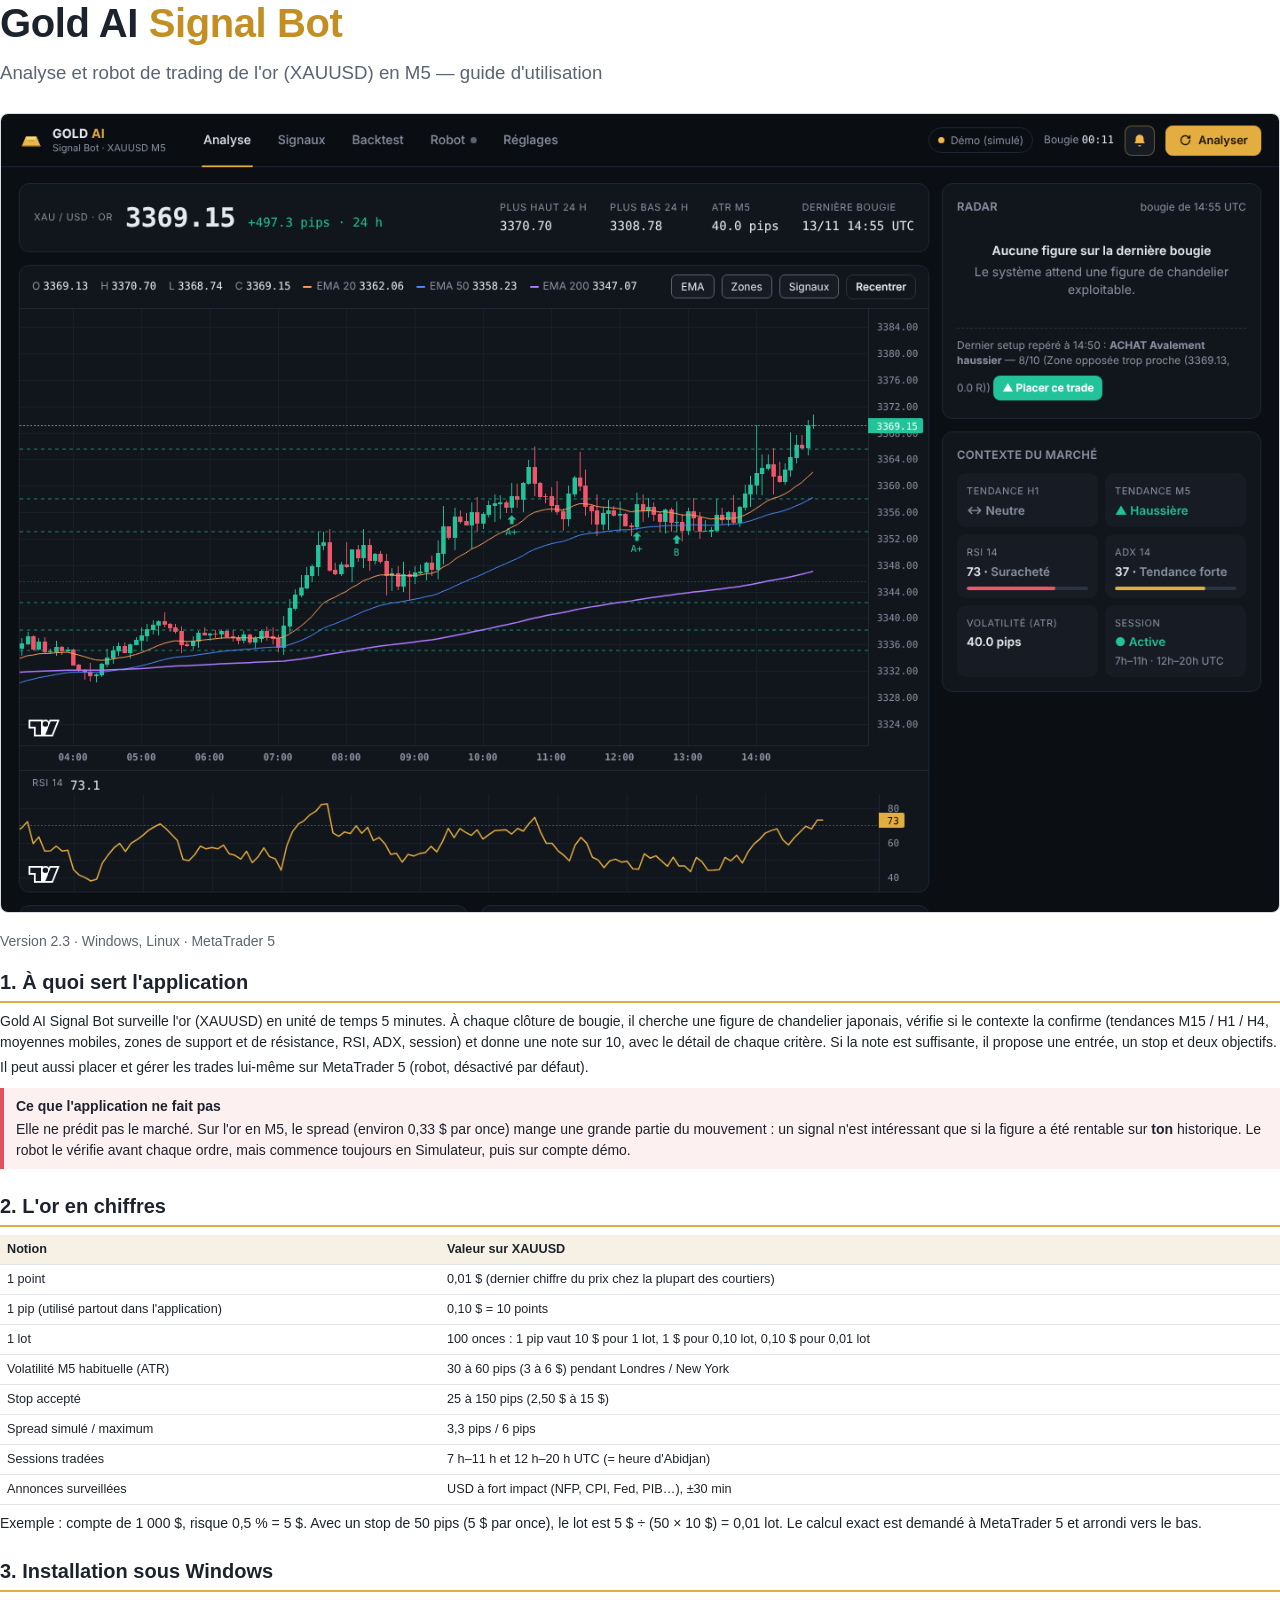
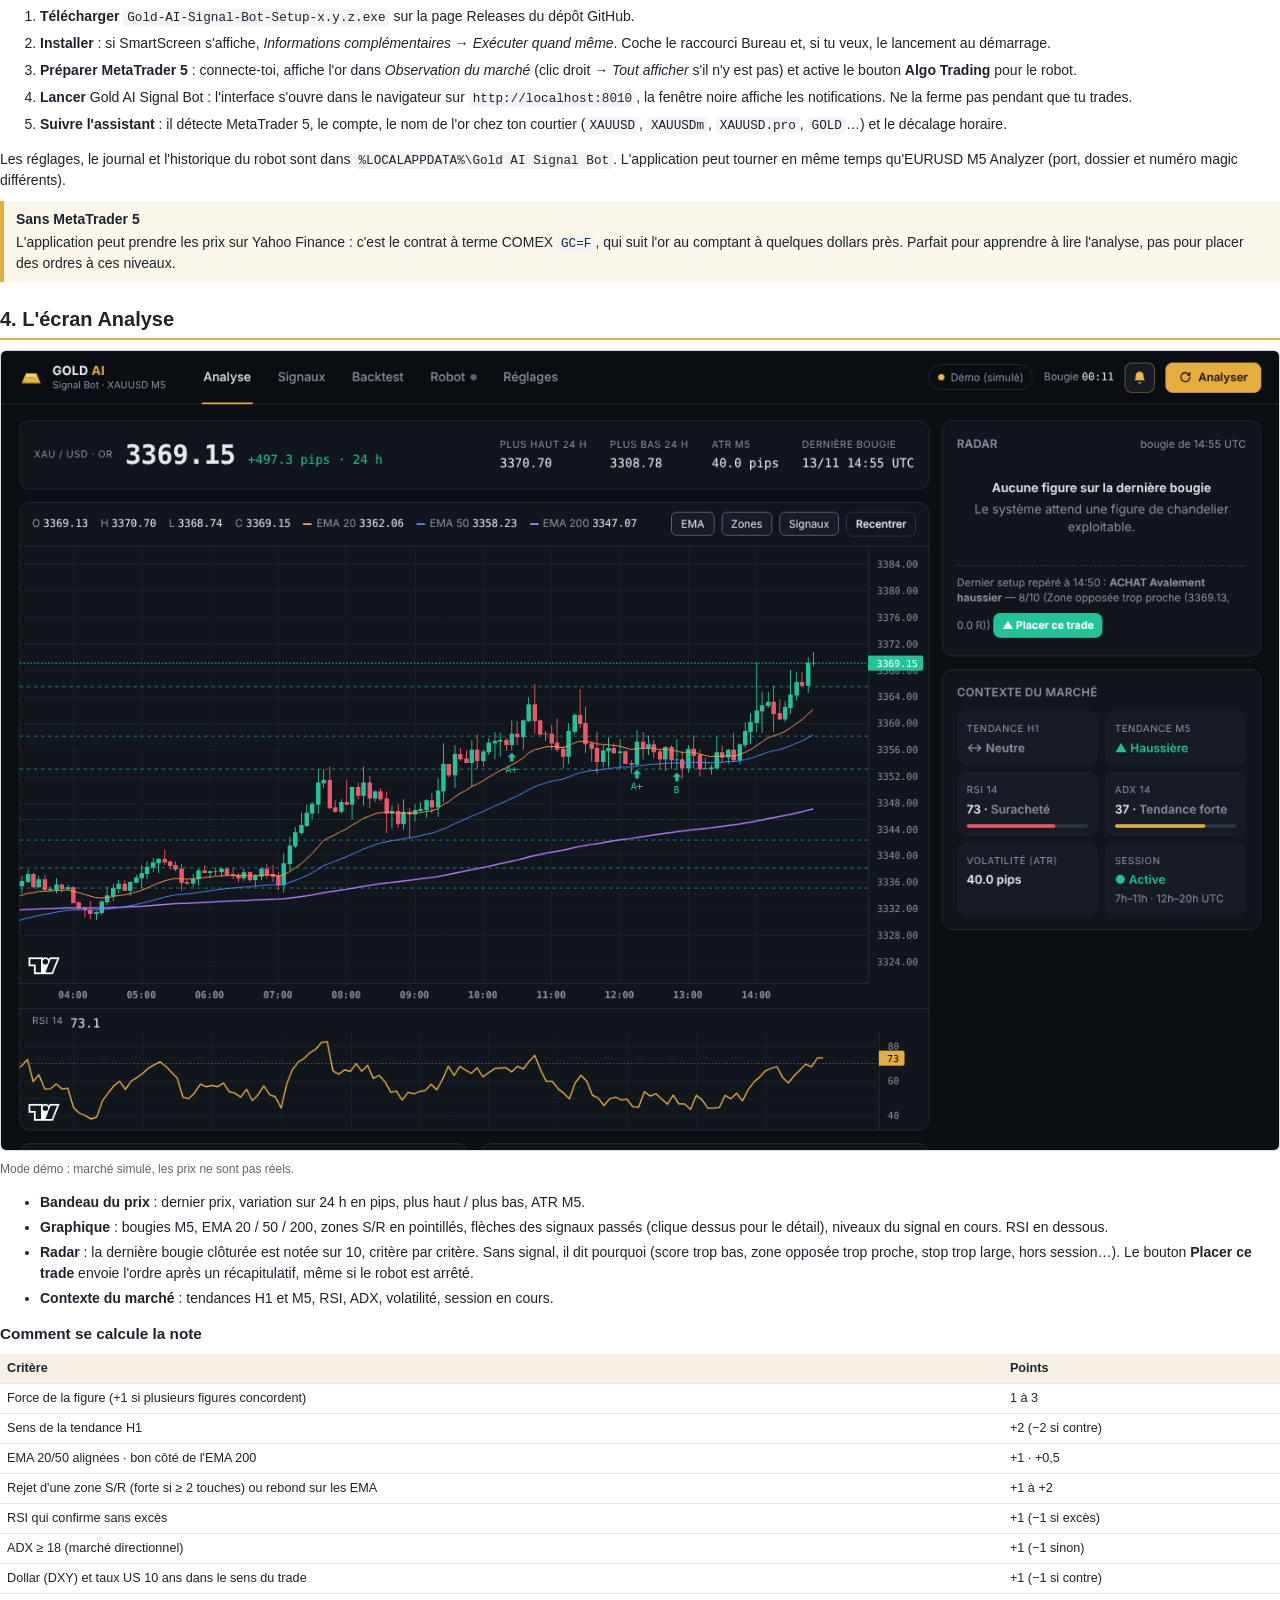
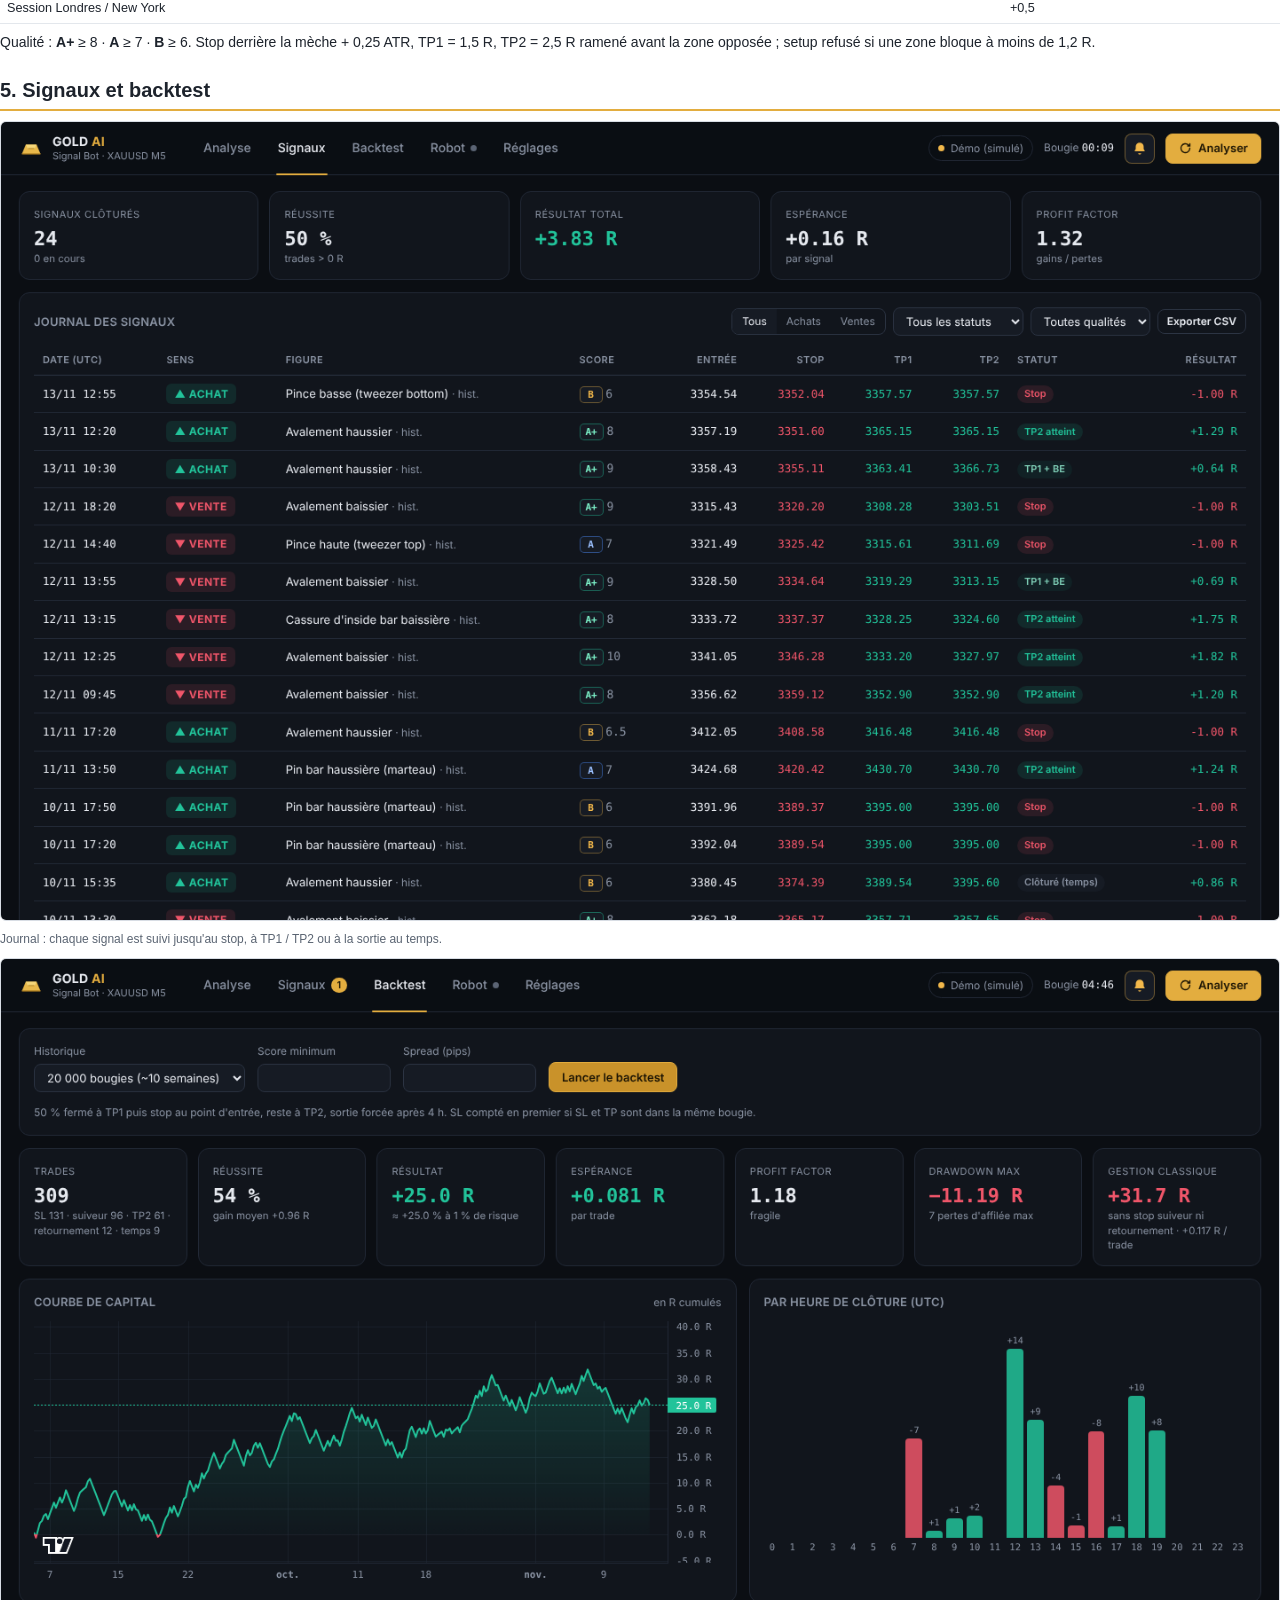
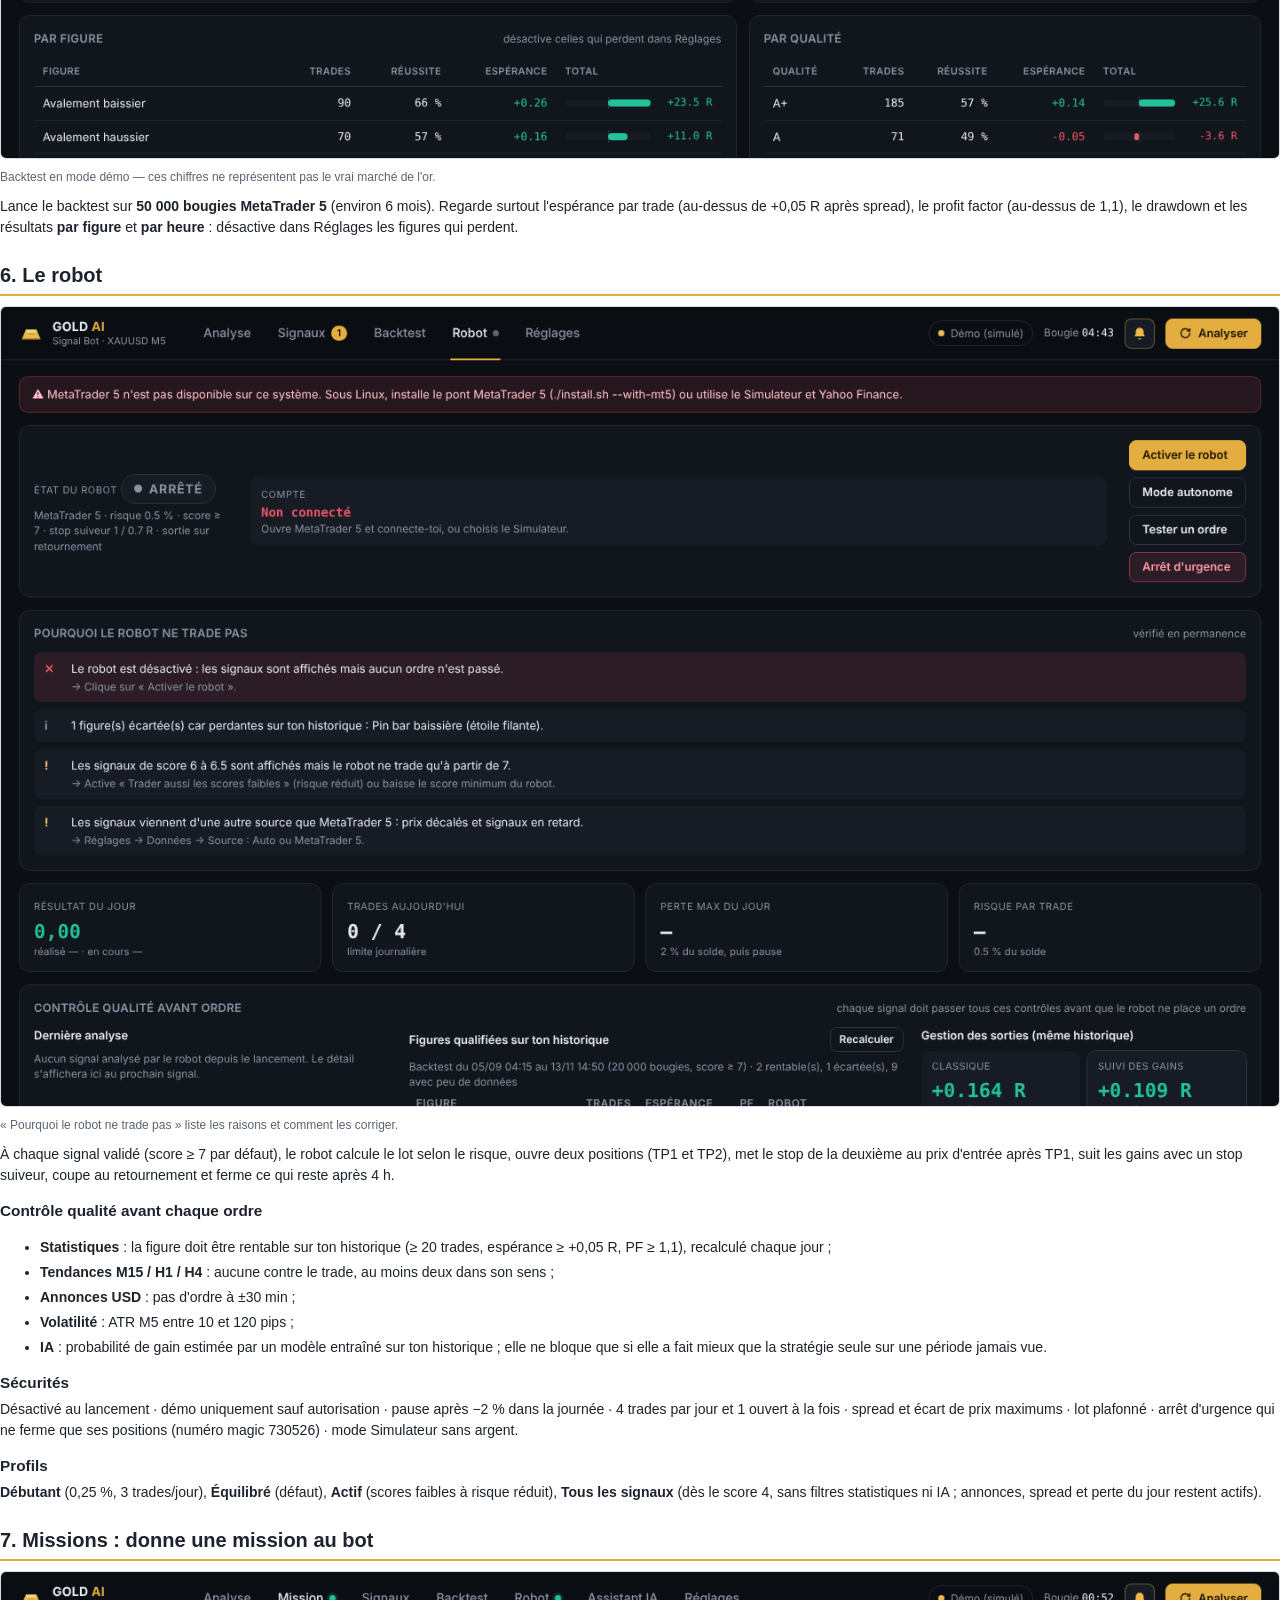
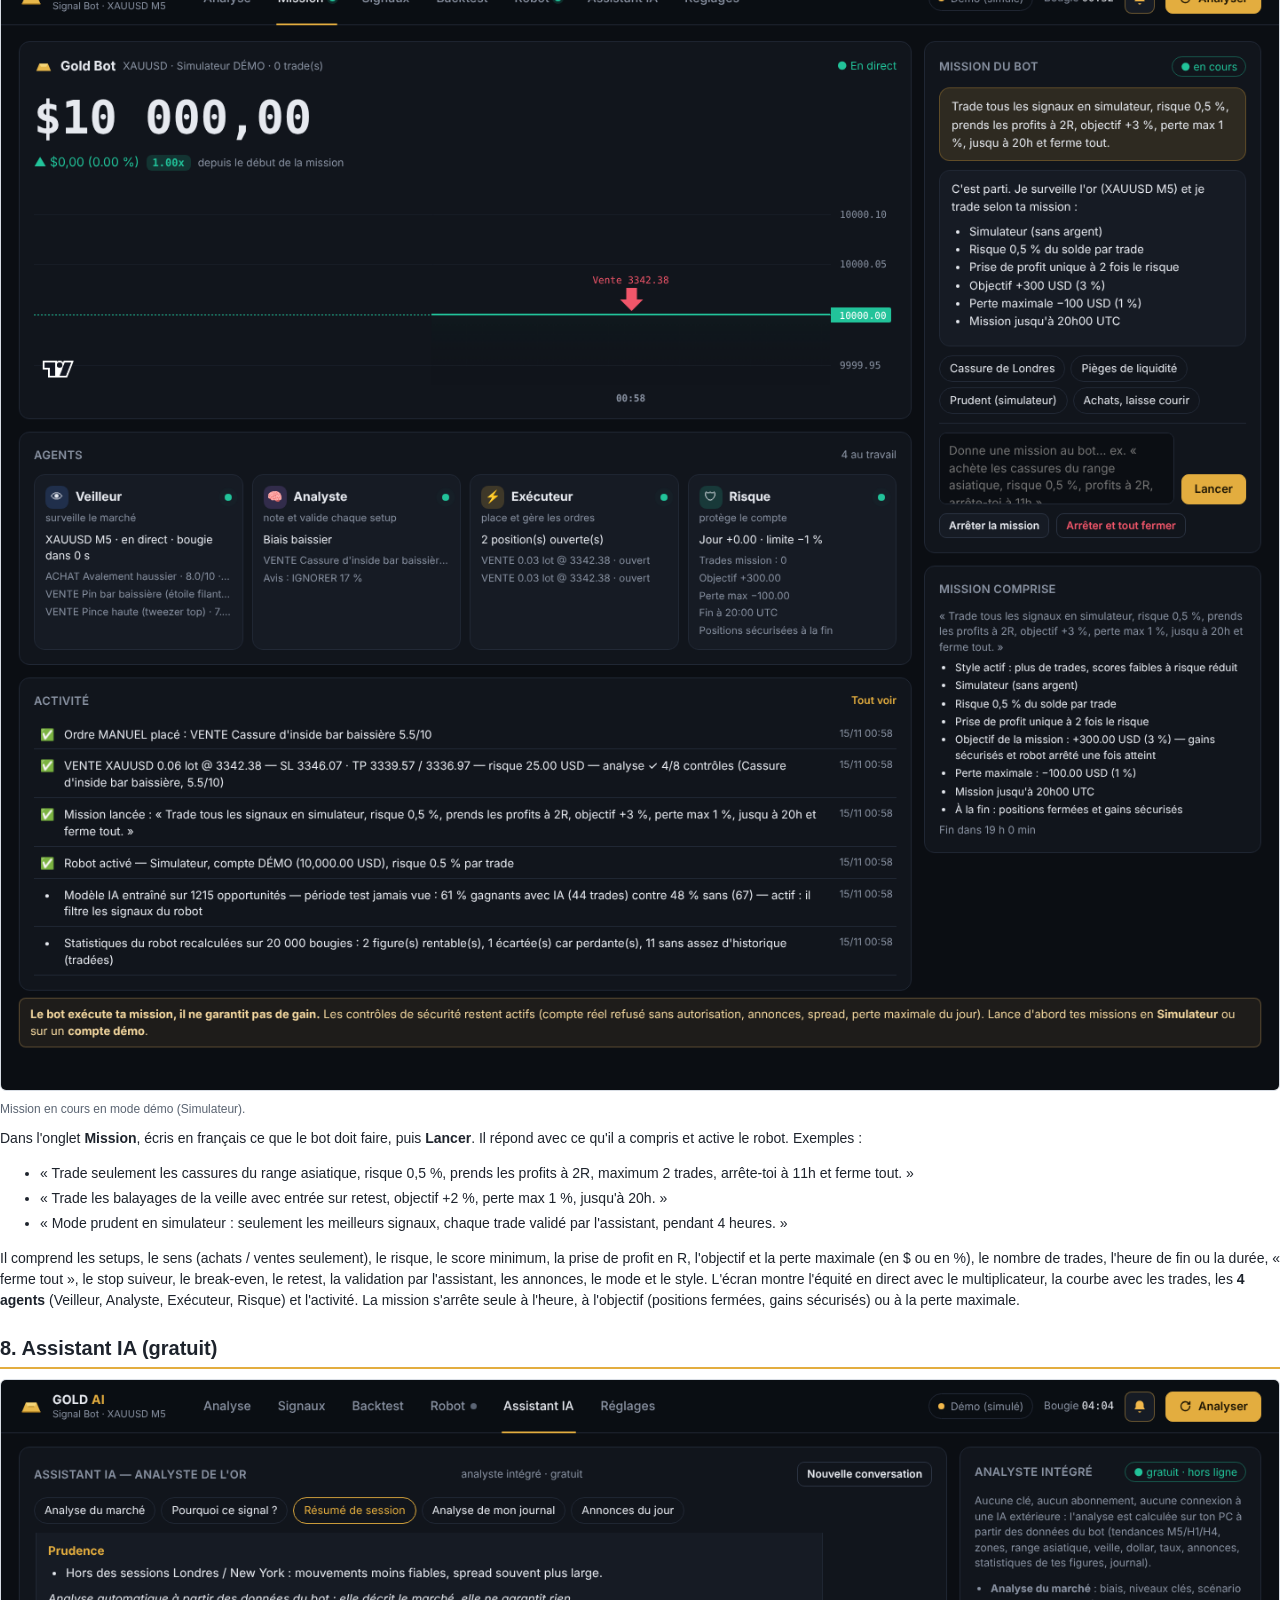
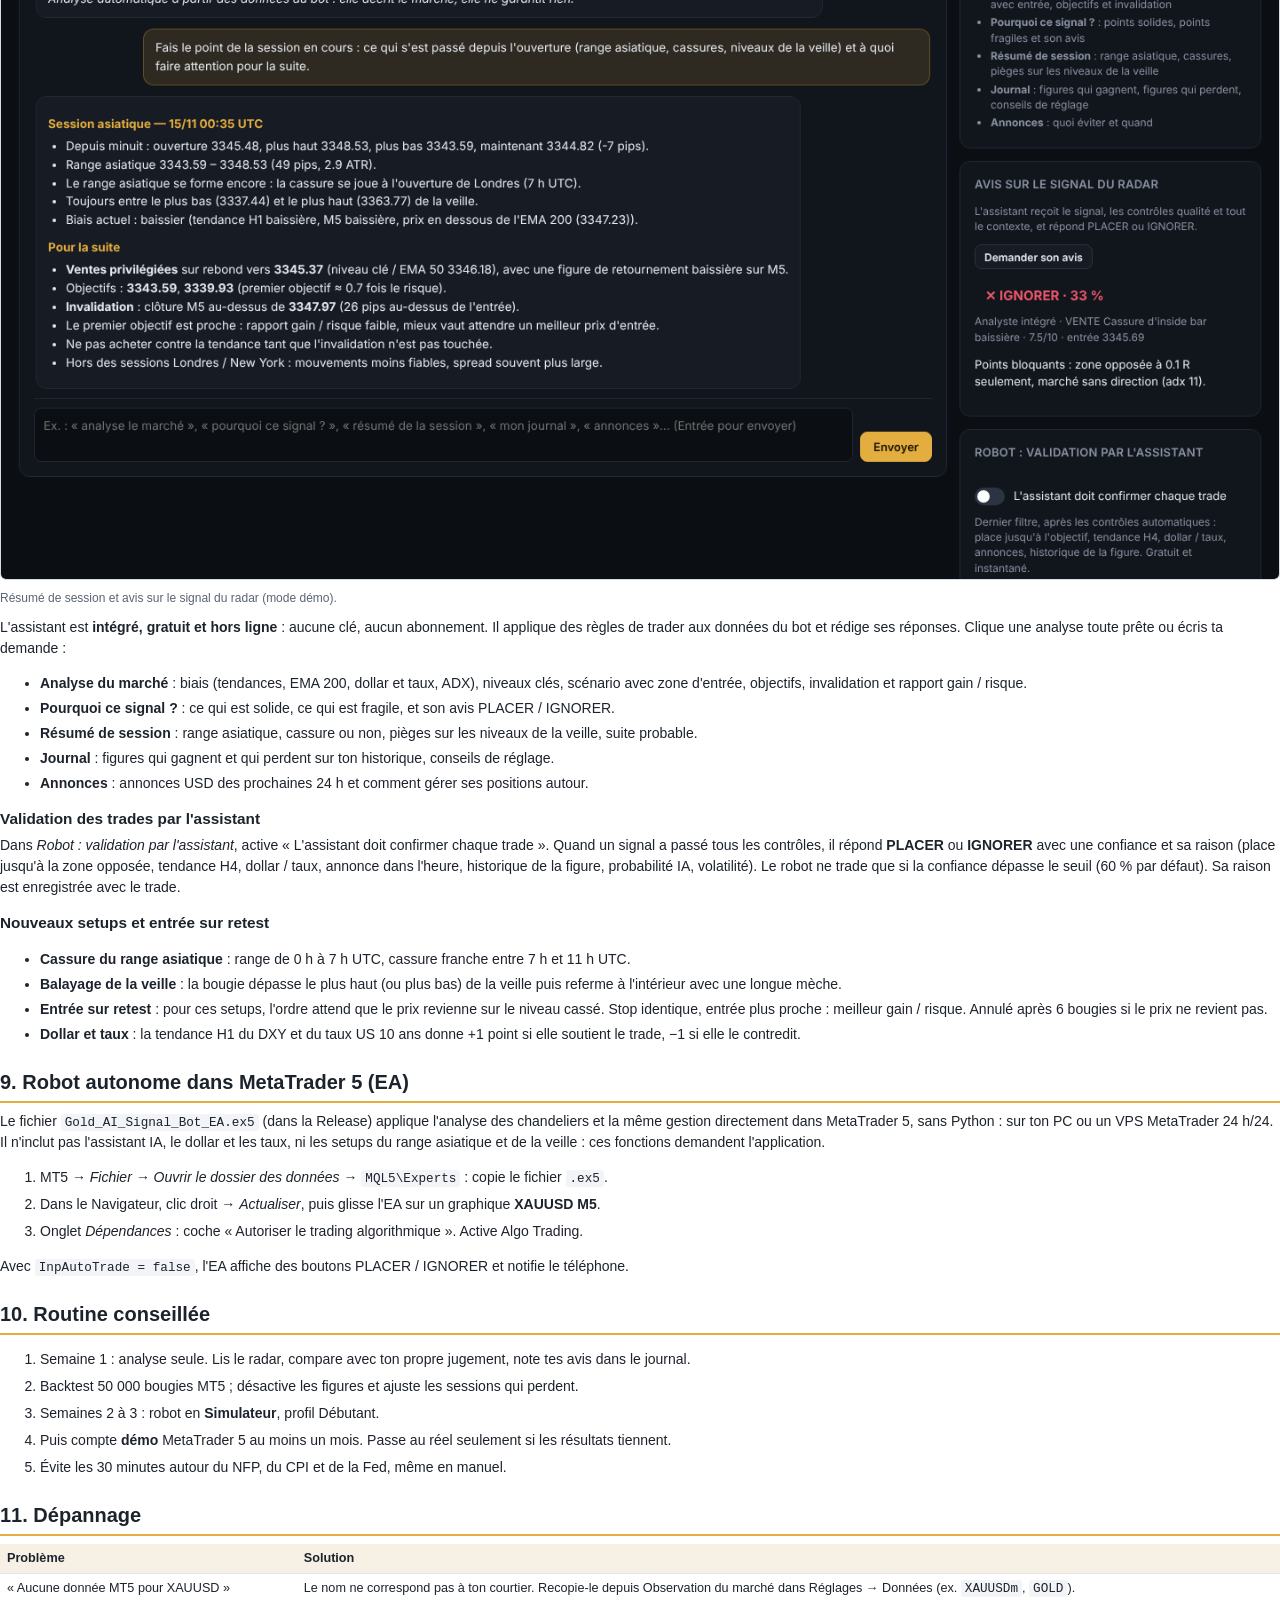
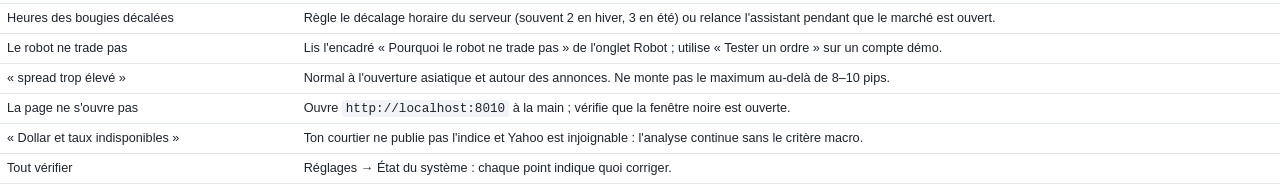
<file: docs/guide/guide.html>
<!doctype html>
<html lang="fr">
<head>
<meta charset="utf-8">
<title>Guide — Gold AI Signal Bot</title>
<style>
  @page { size: A4; margin: 16mm 15mm; }
  * { box-sizing: border-box; }
  body { font: 10.5pt/1.5 "Inter", "Segoe UI", Arial, sans-serif; color: #1d232c; margin: 0; }
  h1 { font-size: 30pt; margin: 0 0 6px; letter-spacing: -.01em; }
  h1 span { color: #c48f22; }
  h2 { font-size: 15pt; margin: 22px 0 8px; padding-bottom: 4px; border-bottom: 2px solid #e3ad3f; page-break-after: avoid; }
  h3 { font-size: 11.5pt; margin: 14px 0 4px; page-break-after: avoid; }
  p, li { margin: 4px 0; }
  .cover { height: 250mm; display: flex; flex-direction: column; justify-content: center; page-break-after: always; }
  .cover .sub { font-size: 14pt; color: #5a6472; margin-bottom: 26px; }
  .cover img { width: 100%; border-radius: 8px; border: 1px solid #d8dde4; }
  .cover .v { margin-top: 18px; color: #5a6472; }
  figure { margin: 10px 0; page-break-inside: avoid; }
  figure img { width: 100%; border-radius: 6px; border: 1px solid #d8dde4; }
  figcaption { font-size: 9pt; color: #5a6472; margin-top: 3px; }
  table { width: 100%; border-collapse: collapse; margin: 8px 0; font-size: 9.5pt; page-break-inside: avoid; }
  th, td { text-align: left; padding: 5px 7px; border-bottom: 1px solid #e3e7ec; vertical-align: top; }
  th { background: #f6f1e4; }
  code { font: 9.5pt "JetBrains Mono", Consolas, monospace; background: #f2f4f7; padding: 1px 4px; border-radius: 3px; }
  .box { border-left: 4px solid #e3ad3f; background: #fbf6ea; padding: 8px 12px; margin: 10px 0; page-break-inside: avoid; }
  .warn { border-color: #e0525f; background: #fdf0f1; }
  .t { display: block; font-weight: 700; margin-bottom: 2px; }
  ol.steps li { margin: 6px 0; }
  .page { page-break-before: always; }
</style>
</head>
<body>

<section class="cover">
  <h1>Gold AI <span>Signal Bot</span></h1>
  <div class="sub">Analyse et robot de trading de l'or (XAUUSD) en M5 — guide d'utilisation</div>
  <img src="../analyse.png" alt="">
  <div class="v">Version 2.3 · Windows, Linux · MetaTrader 5</div>
</section>

<h2>1. À quoi sert l'application</h2>
<p>Gold AI Signal Bot surveille l'or (XAUUSD) en unité de temps 5 minutes. À chaque clôture de bougie,
il cherche une figure de chandelier japonais, vérifie si le contexte la confirme (tendances M15 / H1 / H4,
moyennes mobiles, zones de support et de résistance, RSI, ADX, session) et donne une note sur 10, avec le
détail de chaque critère. Si la note est suffisante, il propose une entrée, un stop et deux objectifs.</p>
<p>Il peut aussi placer et gérer les trades lui-même sur MetaTrader 5 (robot, désactivé par défaut).</p>
<div class="box warn"><span class="t">Ce que l'application ne fait pas</span>Elle ne prédit pas le marché.
Sur l'or en M5, le spread (environ 0,33 $ par once) mange une grande partie du mouvement : un signal
n'est intéressant que si la figure a été rentable sur <b>ton</b> historique. Le robot le vérifie avant chaque
ordre, mais commence toujours en Simulateur, puis sur compte démo.</div>

<h2>2. L'or en chiffres</h2>
<table>
  <tr><th>Notion</th><th>Valeur sur XAUUSD</th></tr>
  <tr><td>1 point</td><td>0,01 $ (dernier chiffre du prix chez la plupart des courtiers)</td></tr>
  <tr><td>1 pip (utilisé partout dans l'application)</td><td>0,10 $ = 10 points</td></tr>
  <tr><td>1 lot</td><td>100 onces : 1 pip vaut 10 $ pour 1 lot, 1 $ pour 0,10 lot, 0,10 $ pour 0,01 lot</td></tr>
  <tr><td>Volatilité M5 habituelle (ATR)</td><td>30 à 60 pips (3 à 6 $) pendant Londres / New York</td></tr>
  <tr><td>Stop accepté</td><td>25 à 150 pips (2,50 $ à 15 $)</td></tr>
  <tr><td>Spread simulé / maximum</td><td>3,3 pips / 6 pips</td></tr>
  <tr><td>Sessions tradées</td><td>7 h–11 h et 12 h–20 h UTC (= heure d'Abidjan)</td></tr>
  <tr><td>Annonces surveillées</td><td>USD à fort impact (NFP, CPI, Fed, PIB…), ±30 min</td></tr>
</table>
<p>Exemple : compte de 1 000 $, risque 0,5 % = 5 $. Avec un stop de 50 pips (5 $ par once), le lot est
5 $ ÷ (50 × 10 $) = 0,01 lot. Le calcul exact est demandé à MetaTrader 5 et arrondi vers le bas.</p>

<h2>3. Installation sous Windows</h2>
<ol class="steps">
  <li><b>Télécharger</b> <code>Gold-AI-Signal-Bot-Setup-x.y.z.exe</code> sur la page Releases du dépôt GitHub.</li>
  <li><b>Installer</b> : si SmartScreen s'affiche, <i>Informations complémentaires</i> → <i>Exécuter quand même</i>.
      Coche le raccourci Bureau et, si tu veux, le lancement au démarrage.</li>
  <li><b>Préparer MetaTrader 5</b> : connecte-toi, affiche l'or dans <i>Observation du marché</i>
      (clic droit → <i>Tout afficher</i> s'il n'y est pas) et active le bouton <b>Algo Trading</b> pour le robot.</li>
  <li><b>Lancer</b> Gold AI Signal Bot : l'interface s'ouvre dans le navigateur sur <code>http://localhost:8010</code>,
      la fenêtre noire affiche les notifications. Ne la ferme pas pendant que tu trades.</li>
  <li><b>Suivre l'assistant</b> : il détecte MetaTrader 5, le compte, le nom de l'or chez ton courtier
      (<code>XAUUSD</code>, <code>XAUUSDm</code>, <code>XAUUSD.pro</code>, <code>GOLD</code>…) et le décalage horaire.</li>
</ol>
<p>Les réglages, le journal et l'historique du robot sont dans <code>%LOCALAPPDATA%\Gold AI Signal Bot</code>.
L'application peut tourner en même temps qu'EURUSD M5 Analyzer (port, dossier et numéro magic différents).</p>
<div class="box"><span class="t">Sans MetaTrader 5</span>L'application peut prendre les prix sur Yahoo Finance :
c'est le contrat à terme COMEX <code>GC=F</code>, qui suit l'or au comptant à quelques dollars près. Parfait pour
apprendre à lire l'analyse, pas pour placer des ordres à ces niveaux.</div>

<h2>4. L'écran Analyse</h2>
<figure><img src="../analyse.png" alt=""><figcaption>Mode démo : marché simulé, les prix ne sont pas réels.</figcaption></figure>
<ul>
  <li><b>Bandeau du prix</b> : dernier prix, variation sur 24 h en pips, plus haut / plus bas, ATR M5.</li>
  <li><b>Graphique</b> : bougies M5, EMA 20 / 50 / 200, zones S/R en pointillés, flèches des signaux passés
      (clique dessus pour le détail), niveaux du signal en cours. RSI en dessous.</li>
  <li><b>Radar</b> : la dernière bougie clôturée est notée sur 10, critère par critère. Sans signal, il dit pourquoi
      (score trop bas, zone opposée trop proche, stop trop large, hors session…). Le bouton
      <b>Placer ce trade</b> envoie l'ordre après un récapitulatif, même si le robot est arrêté.</li>
  <li><b>Contexte du marché</b> : tendances H1 et M5, RSI, ADX, volatilité, session en cours.</li>
</ul>

<h3>Comment se calcule la note</h3>
<table>
  <tr><th>Critère</th><th>Points</th></tr>
  <tr><td>Force de la figure (+1 si plusieurs figures concordent)</td><td>1 à 3</td></tr>
  <tr><td>Sens de la tendance H1</td><td>+2 (−2 si contre)</td></tr>
  <tr><td>EMA 20/50 alignées · bon côté de l'EMA 200</td><td>+1 · +0,5</td></tr>
  <tr><td>Rejet d'une zone S/R (forte si ≥ 2 touches) ou rebond sur les EMA</td><td>+1 à +2</td></tr>
  <tr><td>RSI qui confirme sans excès</td><td>+1 (−1 si excès)</td></tr>
  <tr><td>ADX ≥ 18 (marché directionnel)</td><td>+1 (−1 sinon)</td></tr>
  <tr><td>Dollar (DXY) et taux US 10 ans dans le sens du trade</td><td>+1 (−1 si contre)</td></tr>
  <tr><td>Session Londres / New York</td><td>+0,5</td></tr>
</table>
<p>Qualité : <b>A+</b> ≥ 8 · <b>A</b> ≥ 7 · <b>B</b> ≥ 6. Stop derrière la mèche + 0,25 ATR, TP1 = 1,5 R,
TP2 = 2,5 R ramené avant la zone opposée ; setup refusé si une zone bloque à moins de 1,2 R.</p>

<h2 class="page">5. Signaux et backtest</h2>
<figure><img src="../signaux.png" alt=""><figcaption>Journal : chaque signal est suivi jusqu'au stop, à TP1 / TP2 ou à la sortie au temps.</figcaption></figure>
<figure><img src="../backtest.png" alt=""><figcaption>Backtest en mode démo — ces chiffres ne représentent pas le vrai marché de l'or.</figcaption></figure>
<p>Lance le backtest sur <b>50 000 bougies MetaTrader 5</b> (environ 6 mois). Regarde surtout l'espérance par trade
(au-dessus de +0,05 R après spread), le profit factor (au-dessus de 1,1), le drawdown et les résultats
<b>par figure</b> et <b>par heure</b> : désactive dans Réglages les figures qui perdent.</p>

<h2 class="page">6. Le robot</h2>
<figure><img src="../robot.png" alt=""><figcaption>« Pourquoi le robot ne trade pas » liste les raisons et comment les corriger.</figcaption></figure>
<p>À chaque signal validé (score ≥ 7 par défaut), le robot calcule le lot selon le risque, ouvre deux positions
(TP1 et TP2), met le stop de la deuxième au prix d'entrée après TP1, suit les gains avec un stop suiveur,
coupe au retournement et ferme ce qui reste après 4 h.</p>
<h3>Contrôle qualité avant chaque ordre</h3>
<ul>
  <li><b>Statistiques</b> : la figure doit être rentable sur ton historique (≥ 20 trades, espérance ≥ +0,05 R, PF ≥ 1,1), recalculé chaque jour ;</li>
  <li><b>Tendances M15 / H1 / H4</b> : aucune contre le trade, au moins deux dans son sens ;</li>
  <li><b>Annonces USD</b> : pas d'ordre à ±30 min ;</li>
  <li><b>Volatilité</b> : ATR M5 entre 10 et 120 pips ;</li>
  <li><b>IA</b> : probabilité de gain estimée par un modèle entraîné sur ton historique ; elle ne bloque que si elle a fait mieux que la stratégie seule sur une période jamais vue.</li>
</ul>
<h3>Sécurités</h3>
<p>Désactivé au lancement · démo uniquement sauf autorisation · pause après −2 % dans la journée · 4 trades par jour
et 1 ouvert à la fois · spread et écart de prix maximums · lot plafonné · arrêt d'urgence qui ne ferme que ses
positions (numéro magic 730526) · mode Simulateur sans argent.</p>
<h3>Profils</h3>
<p><b>Débutant</b> (0,25 %, 3 trades/jour), <b>Équilibré</b> (défaut), <b>Actif</b> (scores faibles à risque réduit),
<b>Tous les signaux</b> (dès le score 4, sans filtres statistiques ni IA ; annonces, spread et perte du jour restent actifs).</p>

<h2 class="page">7. Missions : donne une mission au bot</h2>
<figure><img src="../mission.png" alt=""><figcaption>Mission en cours en mode démo (Simulateur).</figcaption></figure>
<p>Dans l'onglet <b>Mission</b>, écris en français ce que le bot doit faire, puis <b>Lancer</b>. Il répond avec ce qu'il a
compris et active le robot. Exemples :</p>
<ul>
  <li>« Trade seulement les cassures du range asiatique, risque 0,5 %, prends les profits à 2R, maximum 2 trades, arrête-toi à 11h et ferme tout. »</li>
  <li>« Trade les balayages de la veille avec entrée sur retest, objectif +2 %, perte max 1 %, jusqu'à 20h. »</li>
  <li>« Mode prudent en simulateur : seulement les meilleurs signaux, chaque trade validé par l'assistant, pendant 4 heures. »</li>
</ul>
<p>Il comprend les setups, le sens (achats / ventes seulement), le risque, le score minimum, la prise de profit en R,
l'objectif et la perte maximale (en $ ou en %), le nombre de trades, l'heure de fin ou la durée, « ferme tout »,
le stop suiveur, le break-even, le retest, la validation par l'assistant, les annonces, le mode et le style.
L'écran montre l'équité en direct avec le multiplicateur, la courbe avec les trades, les <b>4 agents</b>
(Veilleur, Analyste, Exécuteur, Risque) et l'activité. La mission s'arrête seule à l'heure, à l'objectif
(positions fermées, gains sécurisés) ou à la perte maximale.</p>

<h2>8. Assistant IA (gratuit)</h2>
<figure><img src="../assistant.png" alt=""><figcaption>Résumé de session et avis sur le signal du radar (mode démo).</figcaption></figure>
<p>L'assistant est <b>intégré, gratuit et hors ligne</b> : aucune clé, aucun abonnement. Il applique des règles de trader
aux données du bot et rédige ses réponses. Clique une analyse toute prête ou écris ta demande :</p>
<ul>
  <li><b>Analyse du marché</b> : biais (tendances, EMA 200, dollar et taux, ADX), niveaux clés, scénario avec zone d'entrée,
      objectifs, invalidation et rapport gain / risque.</li>
  <li><b>Pourquoi ce signal ?</b> : ce qui est solide, ce qui est fragile, et son avis PLACER / IGNORER.</li>
  <li><b>Résumé de session</b> : range asiatique, cassure ou non, pièges sur les niveaux de la veille, suite probable.</li>
  <li><b>Journal</b> : figures qui gagnent et qui perdent sur ton historique, conseils de réglage.</li>
  <li><b>Annonces</b> : annonces USD des prochaines 24 h et comment gérer ses positions autour.</li>
</ul>
<h3>Validation des trades par l'assistant</h3>
<p>Dans <i>Robot : validation par l'assistant</i>, active « L'assistant doit confirmer chaque trade ». Quand un signal a passé
tous les contrôles, il répond <b>PLACER</b> ou <b>IGNORER</b> avec une confiance et sa raison (place jusqu'à la zone opposée,
tendance H4, dollar / taux, annonce dans l'heure, historique de la figure, probabilité IA, volatilité). Le robot ne trade que si
la confiance dépasse le seuil (60 % par défaut). Sa raison est enregistrée avec le trade.</p>
<h3>Nouveaux setups et entrée sur retest</h3>
<ul>
  <li><b>Cassure du range asiatique</b> : range de 0 h à 7 h UTC, cassure franche entre 7 h et 11 h UTC.</li>
  <li><b>Balayage de la veille</b> : la bougie dépasse le plus haut (ou plus bas) de la veille puis referme à l'intérieur avec une longue mèche.</li>
  <li><b>Entrée sur retest</b> : pour ces setups, l'ordre attend que le prix revienne sur le niveau cassé. Stop identique, entrée plus proche :
      meilleur gain / risque. Annulé après 6 bougies si le prix ne revient pas.</li>
  <li><b>Dollar et taux</b> : la tendance H1 du DXY et du taux US 10 ans donne +1 point si elle soutient le trade, −1 si elle le contredit.</li>
</ul>

<h2>9. Robot autonome dans MetaTrader 5 (EA)</h2>
<p>Le fichier <code>Gold_AI_Signal_Bot_EA.ex5</code> (dans la Release) applique l'analyse des chandeliers et la même gestion
directement dans MetaTrader 5, sans Python : sur ton PC ou un VPS MetaTrader 24 h/24. Il n'inclut pas l'assistant IA, le dollar
et les taux, ni les setups du range asiatique et de la veille : ces fonctions demandent l'application.</p>
<ol class="steps">
  <li>MT5 → <i>Fichier → Ouvrir le dossier des données</i> → <code>MQL5\Experts</code> : copie le fichier <code>.ex5</code>.</li>
  <li>Dans le Navigateur, clic droit → <i>Actualiser</i>, puis glisse l'EA sur un graphique <b>XAUUSD M5</b>.</li>
  <li>Onglet <i>Dépendances</i> : coche « Autoriser le trading algorithmique ». Active Algo Trading.</li>
</ol>
<p>Avec <code>InpAutoTrade = false</code>, l'EA affiche des boutons PLACER / IGNORER et notifie le téléphone.</p>

<h2>10. Routine conseillée</h2>
<ol class="steps">
  <li>Semaine 1 : analyse seule. Lis le radar, compare avec ton propre jugement, note tes avis dans le journal.</li>
  <li>Backtest 50 000 bougies MT5 ; désactive les figures et ajuste les sessions qui perdent.</li>
  <li>Semaines 2 à 3 : robot en <b>Simulateur</b>, profil Débutant.</li>
  <li>Puis compte <b>démo</b> MetaTrader 5 au moins un mois. Passe au réel seulement si les résultats tiennent.</li>
  <li>Évite les 30 minutes autour du NFP, du CPI et de la Fed, même en manuel.</li>
</ol>

<h2>11. Dépannage</h2>
<table>
  <tr><th>Problème</th><th>Solution</th></tr>
  <tr><td>« Aucune donnée MT5 pour XAUUSD »</td><td>Le nom ne correspond pas à ton courtier. Recopie-le depuis Observation du marché dans Réglages → Données (ex. <code>XAUUSDm</code>, <code>GOLD</code>).</td></tr>
  <tr><td>Heures des bougies décalées</td><td>Règle le décalage horaire du serveur (souvent 2 en hiver, 3 en été) ou relance l'assistant pendant que le marché est ouvert.</td></tr>
  <tr><td>Le robot ne trade pas</td><td>Lis l'encadré « Pourquoi le robot ne trade pas » de l'onglet Robot ; utilise « Tester un ordre » sur un compte démo.</td></tr>
  <tr><td>« spread trop élevé »</td><td>Normal à l'ouverture asiatique et autour des annonces. Ne monte pas le maximum au-delà de 8–10 pips.</td></tr>
  <tr><td>La page ne s'ouvre pas</td><td>Ouvre <code>http://localhost:8010</code> à la main ; vérifie que la fenêtre noire est ouverte.</td></tr>
  <tr><td>« Dollar et taux indisponibles »</td><td>Ton courtier ne publie pas l'indice et Yahoo est injoignable : l'analyse continue sans le critère macro.</td></tr>
  <tr><td>Tout vérifier</td><td>Réglages → État du système : chaque point indique quoi corriger.</td></tr>
</table>
</body>
</html>
</file>
